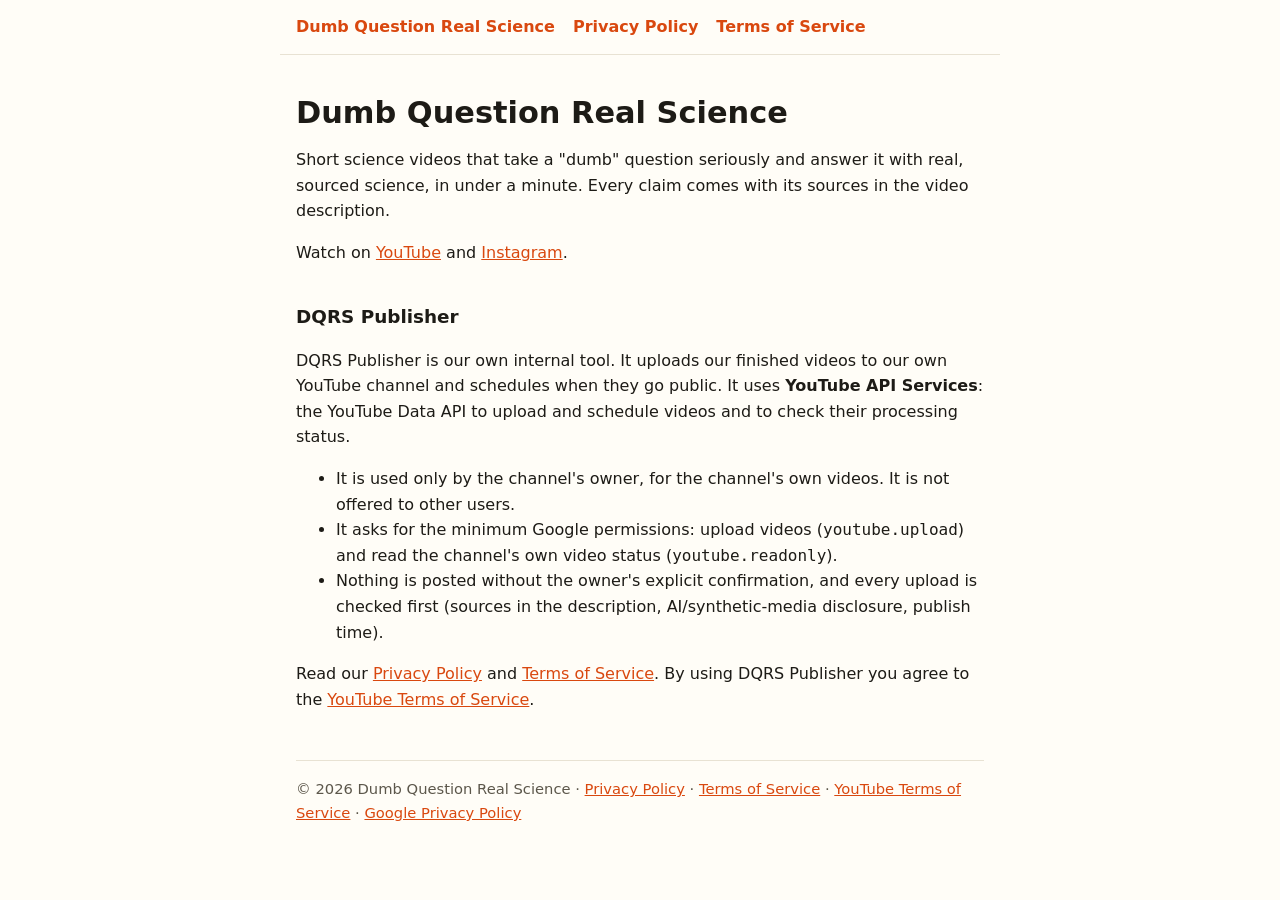
<file: index.html>
<!doctype html>
<html lang="en"><head><meta charset="utf-8"><meta name="viewport" content="width=device-width,initial-scale=1"><title>Dumb Question Real Science</title><link rel="stylesheet" href="style.css"></head><body>
<nav><a href="./">Dumb Question Real Science</a><a href="privacy.html">Privacy Policy</a><a href="terms.html">Terms of Service</a></nav>
<main>
<h1>Dumb Question Real Science</h1>
<p>Short science videos that take a "dumb" question seriously and answer it with real, sourced science, in under a minute. Every claim comes with its sources in the video description.</p>
<p>Watch on <a href="https://www.youtube.com/@dumbquestion.science">YouTube</a> and <a href="https://www.instagram.com/dumbquestion.science/">Instagram</a>.</p>

<h2>DQRS Publisher</h2>
<p>DQRS Publisher is our own internal tool. It uploads our finished videos to our own YouTube channel and schedules when they go public. It uses <strong>YouTube API Services</strong>: the YouTube Data API to upload and schedule videos and to check their processing status.</p>
<ul>
  <li>It is used only by the channel's owner, for the channel's own videos. It is not offered to other users.</li>
  <li>It asks for the minimum Google permissions: upload videos (<code>youtube.upload</code>) and read the channel's own video status (<code>youtube.readonly</code>).</li>
  <li>Nothing is posted without the owner's explicit confirmation, and every upload is checked first (sources in the description, AI/synthetic-media disclosure, publish time).</li>
</ul>
<p>Read our <a href="privacy.html">Privacy Policy</a> and <a href="terms.html">Terms of Service</a>. By using DQRS Publisher you agree to the <a href="https://www.youtube.com/t/terms">YouTube Terms of Service</a>.</p>
<footer class="muted">© 2026 Dumb Question Real Science · <a href="privacy.html">Privacy Policy</a> · <a href="terms.html">Terms of Service</a> · <a href="https://www.youtube.com/t/terms">YouTube Terms of Service</a> · <a href="https://www.google.com/policies/privacy">Google Privacy Policy</a></footer>
</main></body></html>
</file>
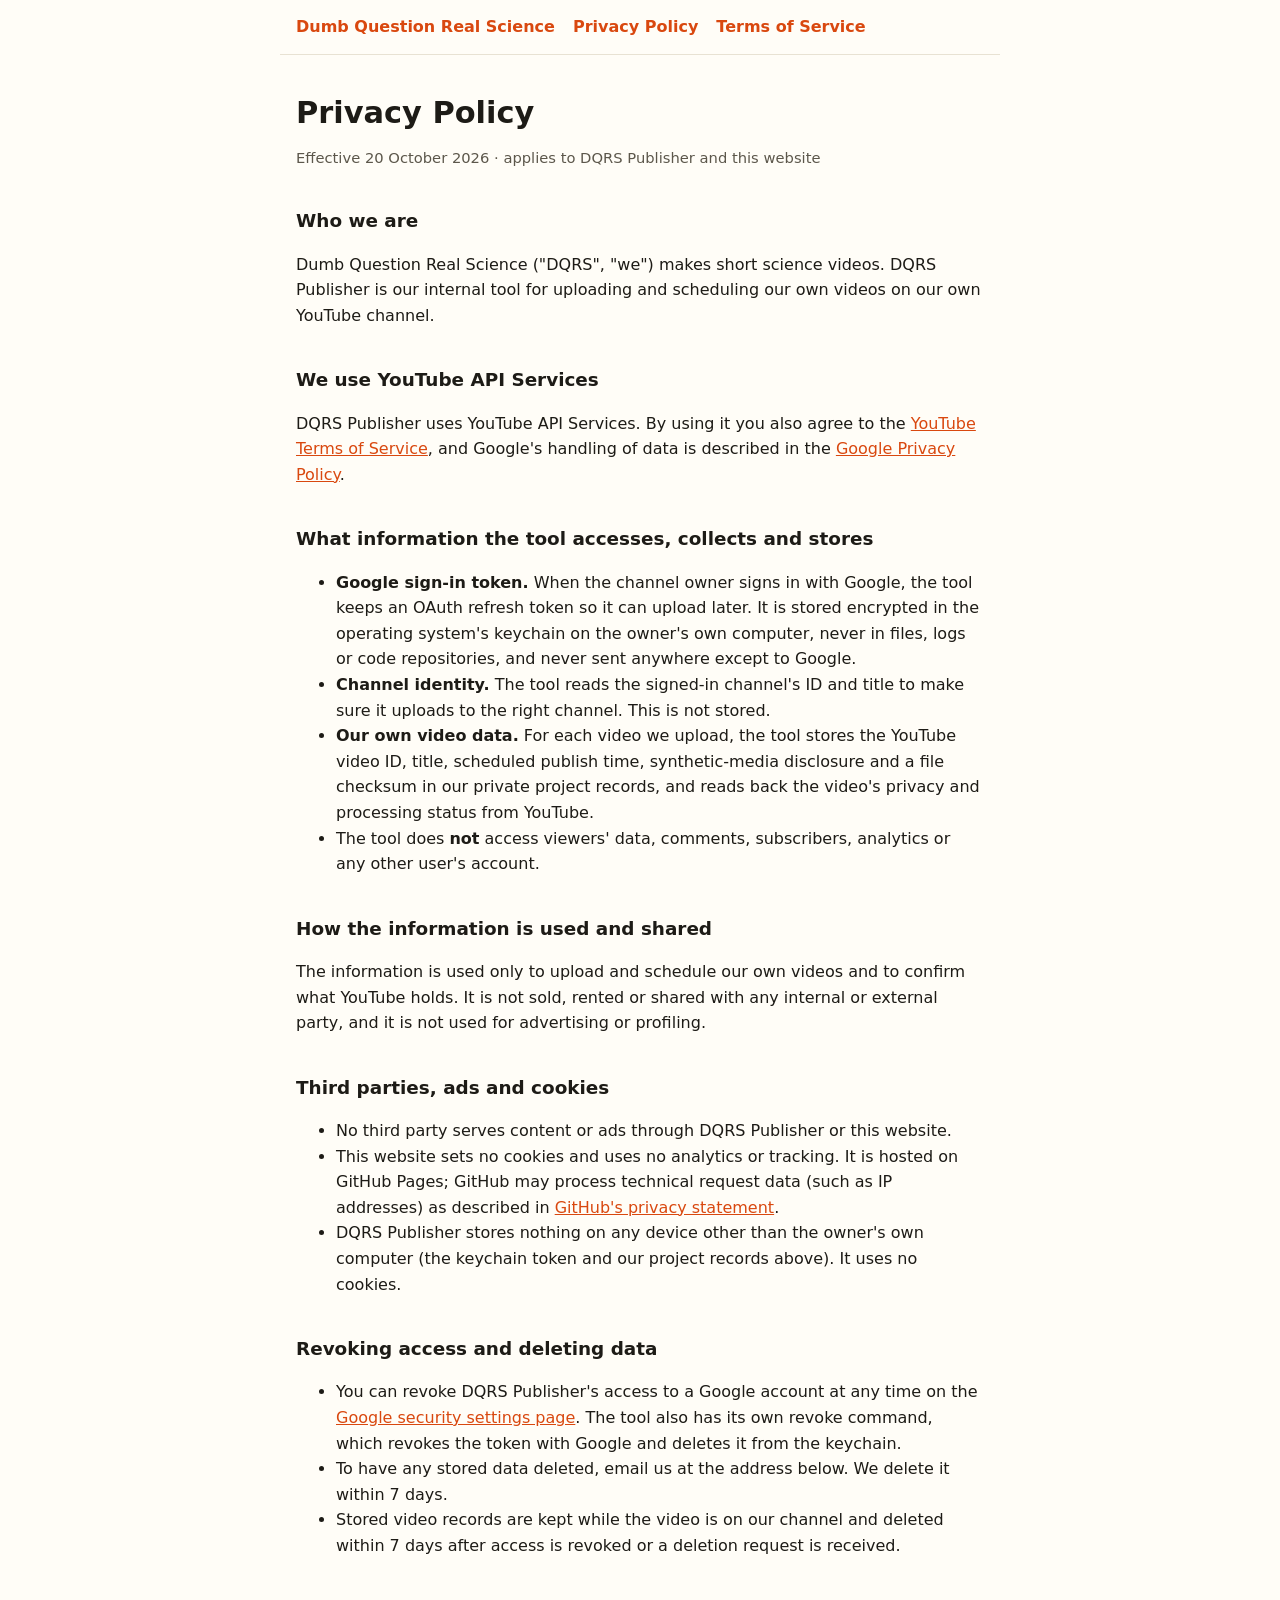
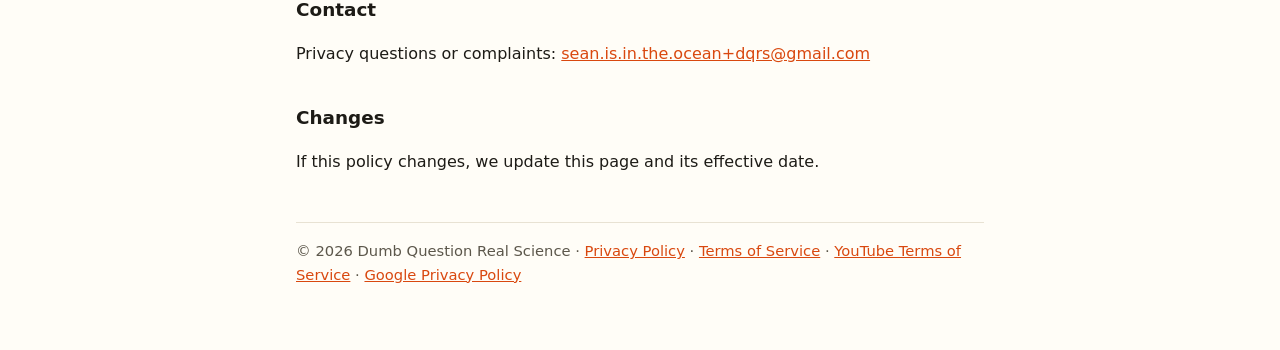
<file: privacy.html>
<!doctype html>
<html lang="en"><head><meta charset="utf-8"><meta name="viewport" content="width=device-width,initial-scale=1"><title>Privacy Policy · Dumb Question Real Science</title><link rel="stylesheet" href="style.css"></head><body>
<nav><a href="./">Dumb Question Real Science</a><a href="privacy.html">Privacy Policy</a><a href="terms.html">Terms of Service</a></nav>
<main>
<h1>Privacy Policy</h1>
<p class="muted">Effective 20 October 2026 · applies to DQRS Publisher and this website</p>

<h2>Who we are</h2>
<p>Dumb Question Real Science ("DQRS", "we") makes short science videos. DQRS Publisher is our internal tool for uploading and scheduling our own videos on our own YouTube channel.</p>

<h2>We use YouTube API Services</h2>
<p>DQRS Publisher uses YouTube API Services. By using it you also agree to the <a href="https://www.youtube.com/t/terms">YouTube Terms of Service</a>, and Google's handling of data is described in the <a href="http://www.google.com/policies/privacy">Google Privacy Policy</a>.</p>

<h2>What information the tool accesses, collects and stores</h2>
<ul>
  <li><strong>Google sign-in token.</strong> When the channel owner signs in with Google, the tool keeps an OAuth refresh token so it can upload later. It is stored encrypted in the operating system's keychain on the owner's own computer, never in files, logs or code repositories, and never sent anywhere except to Google.</li>
  <li><strong>Channel identity.</strong> The tool reads the signed-in channel's ID and title to make sure it uploads to the right channel. This is not stored.</li>
  <li><strong>Our own video data.</strong> For each video we upload, the tool stores the YouTube video ID, title, scheduled publish time, synthetic-media disclosure and a file checksum in our private project records, and reads back the video's privacy and processing status from YouTube.</li>
  <li>The tool does <strong>not</strong> access viewers' data, comments, subscribers, analytics or any other user's account.</li>
</ul>

<h2>How the information is used and shared</h2>
<p>The information is used only to upload and schedule our own videos and to confirm what YouTube holds. It is not sold, rented or shared with any internal or external party, and it is not used for advertising or profiling.</p>

<h2>Third parties, ads and cookies</h2>
<ul>
  <li>No third party serves content or ads through DQRS Publisher or this website.</li>
  <li>This website sets no cookies and uses no analytics or tracking. It is hosted on GitHub Pages; GitHub may process technical request data (such as IP addresses) as described in <a href="https://docs.github.com/en/site-policy/privacy-policies/github-general-privacy-statement">GitHub's privacy statement</a>.</li>
  <li>DQRS Publisher stores nothing on any device other than the owner's own computer (the keychain token and our project records above). It uses no cookies.</li>
</ul>

<h2>Revoking access and deleting data</h2>
<ul>
  <li>You can revoke DQRS Publisher's access to a Google account at any time on the <a href="https://security.google.com/settings/security/permissions">Google security settings page</a>. The tool also has its own revoke command, which revokes the token with Google and deletes it from the keychain.</li>
  <li>To have any stored data deleted, email us at the address below. We delete it within 7 days.</li>
  <li>Stored video records are kept while the video is on our channel and deleted within 7 days after access is revoked or a deletion request is received.</li>
</ul>

<h2>Contact</h2>
<p>Privacy questions or complaints: <a href="mailto:sean.is.in.the.ocean+dqrs@gmail.com">sean.is.in.the.ocean+dqrs@gmail.com</a></p>

<h2>Changes</h2>
<p>If this policy changes, we update this page and its effective date.</p>
<footer class="muted">© 2026 Dumb Question Real Science · <a href="privacy.html">Privacy Policy</a> · <a href="terms.html">Terms of Service</a> · <a href="https://www.youtube.com/t/terms">YouTube Terms of Service</a> · <a href="https://www.google.com/policies/privacy">Google Privacy Policy</a></footer>
</main></body></html>
</file>
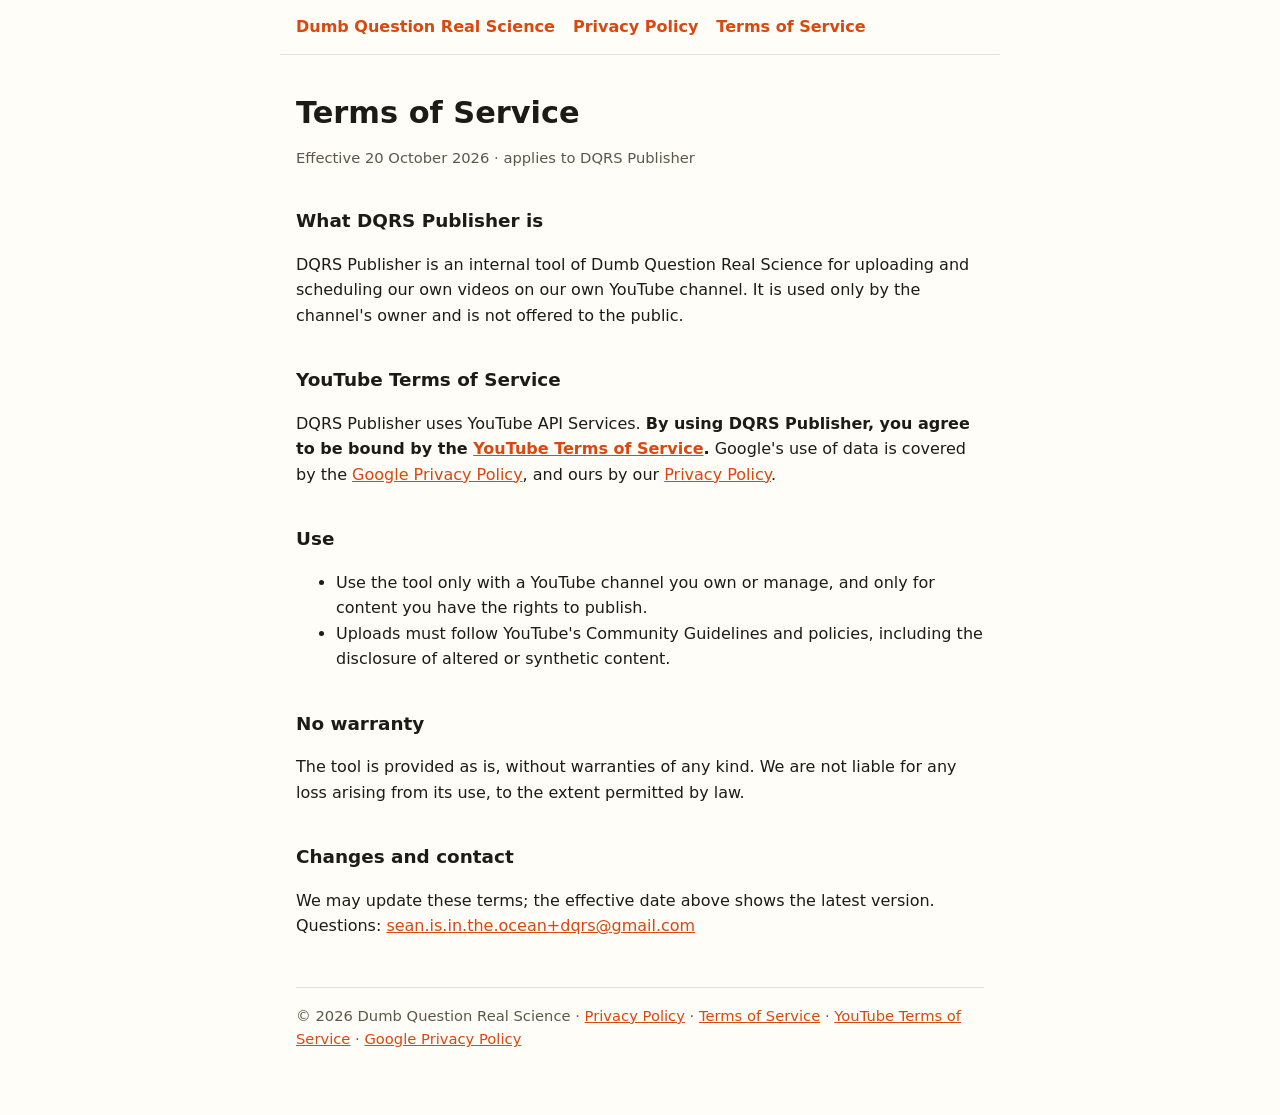
<file: terms.html>
<!doctype html>
<html lang="en"><head><meta charset="utf-8"><meta name="viewport" content="width=device-width,initial-scale=1"><title>Terms of Service · Dumb Question Real Science</title><link rel="stylesheet" href="style.css"></head><body>
<nav><a href="./">Dumb Question Real Science</a><a href="privacy.html">Privacy Policy</a><a href="terms.html">Terms of Service</a></nav>
<main>
<h1>Terms of Service</h1>
<p class="muted">Effective 20 October 2026 · applies to DQRS Publisher</p>

<h2>What DQRS Publisher is</h2>
<p>DQRS Publisher is an internal tool of Dumb Question Real Science for uploading and scheduling our own videos on our own YouTube channel. It is used only by the channel's owner and is not offered to the public.</p>

<h2>YouTube Terms of Service</h2>
<p>DQRS Publisher uses YouTube API Services. <strong>By using DQRS Publisher, you agree to be bound by the <a href="https://www.youtube.com/t/terms">YouTube Terms of Service</a>.</strong> Google's use of data is covered by the <a href="http://www.google.com/policies/privacy">Google Privacy Policy</a>, and ours by our <a href="privacy.html">Privacy Policy</a>.</p>

<h2>Use</h2>
<ul>
  <li>Use the tool only with a YouTube channel you own or manage, and only for content you have the rights to publish.</li>
  <li>Uploads must follow YouTube's Community Guidelines and policies, including the disclosure of altered or synthetic content.</li>
</ul>

<h2>No warranty</h2>
<p>The tool is provided as is, without warranties of any kind. We are not liable for any loss arising from its use, to the extent permitted by law.</p>

<h2>Changes and contact</h2>
<p>We may update these terms; the effective date above shows the latest version. Questions: <a href="mailto:sean.is.in.the.ocean+dqrs@gmail.com">sean.is.in.the.ocean+dqrs@gmail.com</a></p>
<footer class="muted">© 2026 Dumb Question Real Science · <a href="privacy.html">Privacy Policy</a> · <a href="terms.html">Terms of Service</a> · <a href="https://www.youtube.com/t/terms">YouTube Terms of Service</a> · <a href="https://www.google.com/policies/privacy">Google Privacy Policy</a></footer>
</main></body></html>
</file>
<file: style.css>
:root{--bg:#fffdf7;--fg:#1d1b16;--muted:#5c574b;--accent:#d9480f;--line:#e8e2d3}
@media (prefers-color-scheme:dark){:root{--bg:#16140f;--fg:#f3efe4;--muted:#b3ac9c;--accent:#ff8a4c;--line:#2e2a21}}
*{box-sizing:border-box}body{margin:0;background:var(--bg);color:var(--fg);font:16px/1.6 system-ui,-apple-system,"Segoe UI",sans-serif}
main{max-width:720px;margin:0 auto;padding:40px 16px 64px}h1{font-size:1.9rem;line-height:1.2;margin:0 0 .3em}
h2{font-size:1.15rem;margin:2em 0 .4em}a{color:var(--accent)}p,li{color:var(--fg)}.muted{color:var(--muted);font-size:.92rem}
nav{display:flex;gap:18px;flex-wrap:wrap;padding:14px 16px;border-bottom:1px solid var(--line);max-width:720px;margin:0 auto}
nav a{text-decoration:none;font-weight:600}footer{border-top:1px solid var(--line);margin-top:48px;padding-top:16px}
</file>
